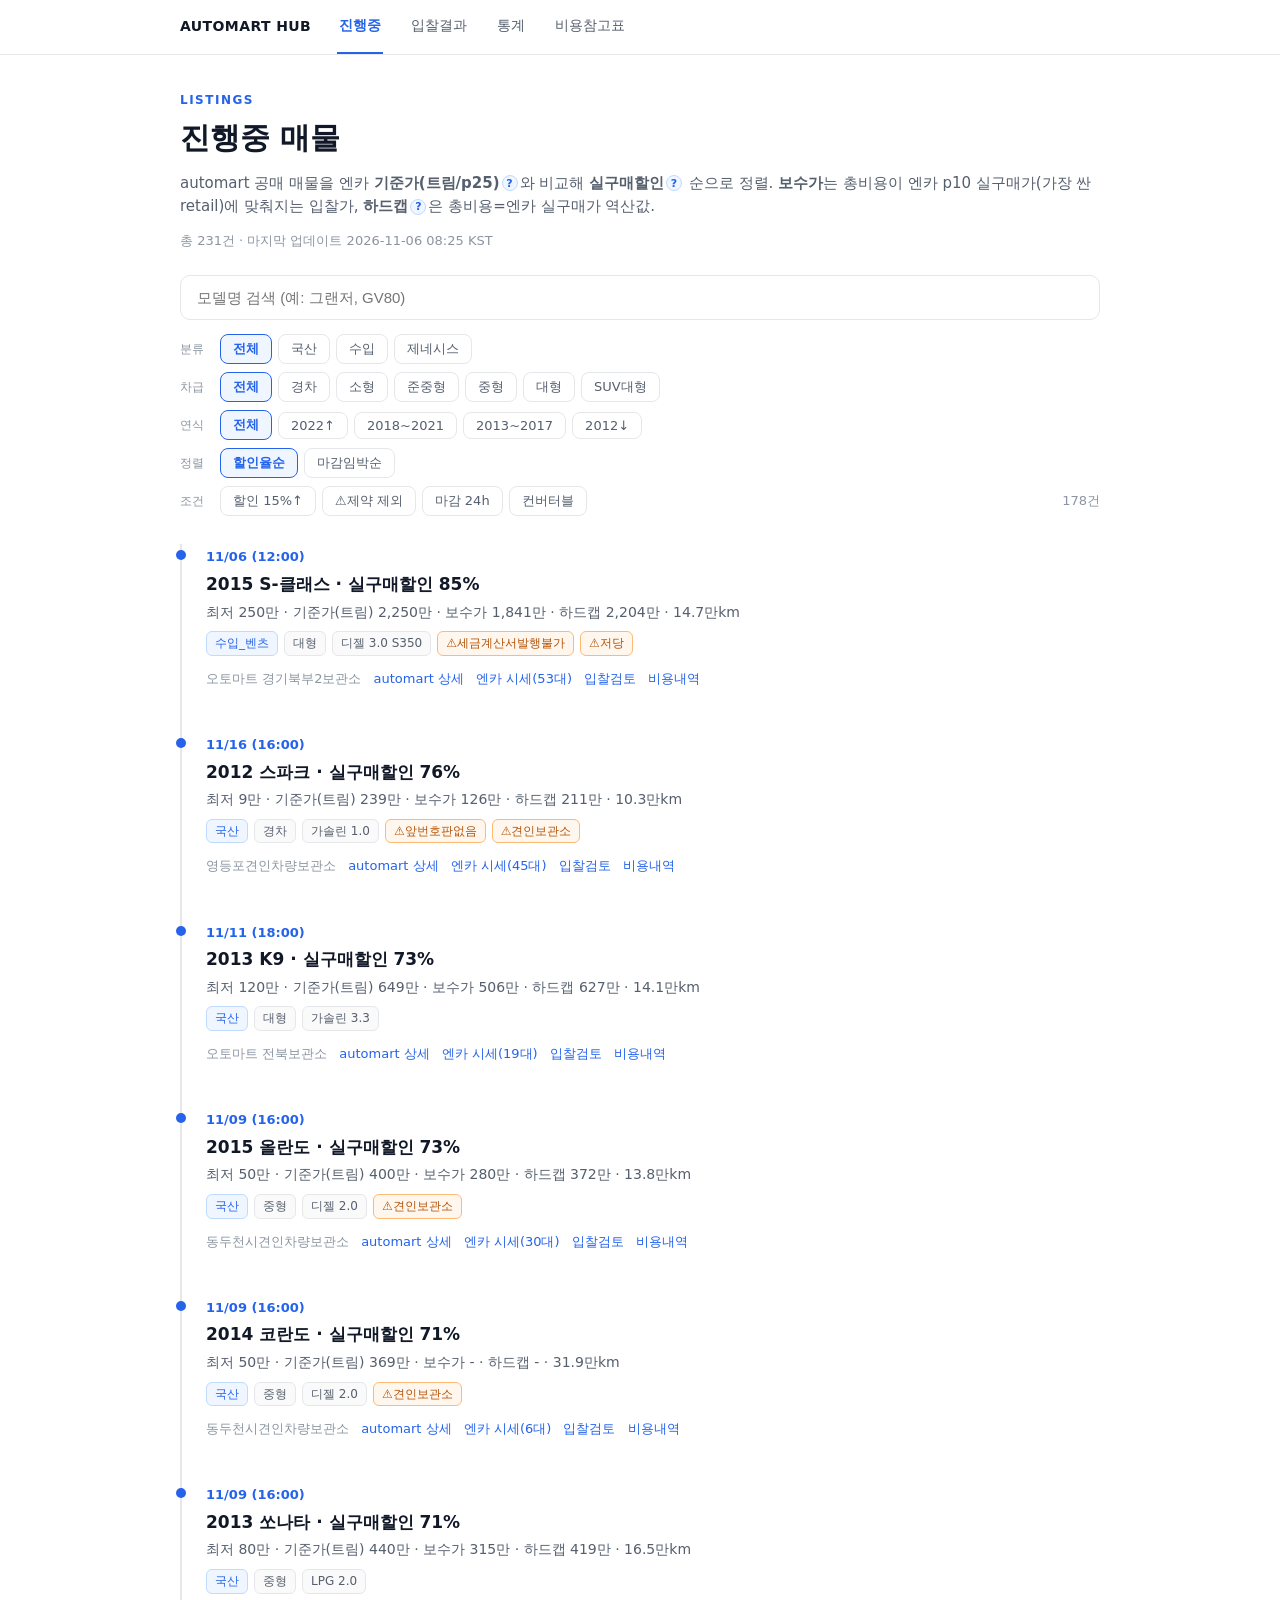
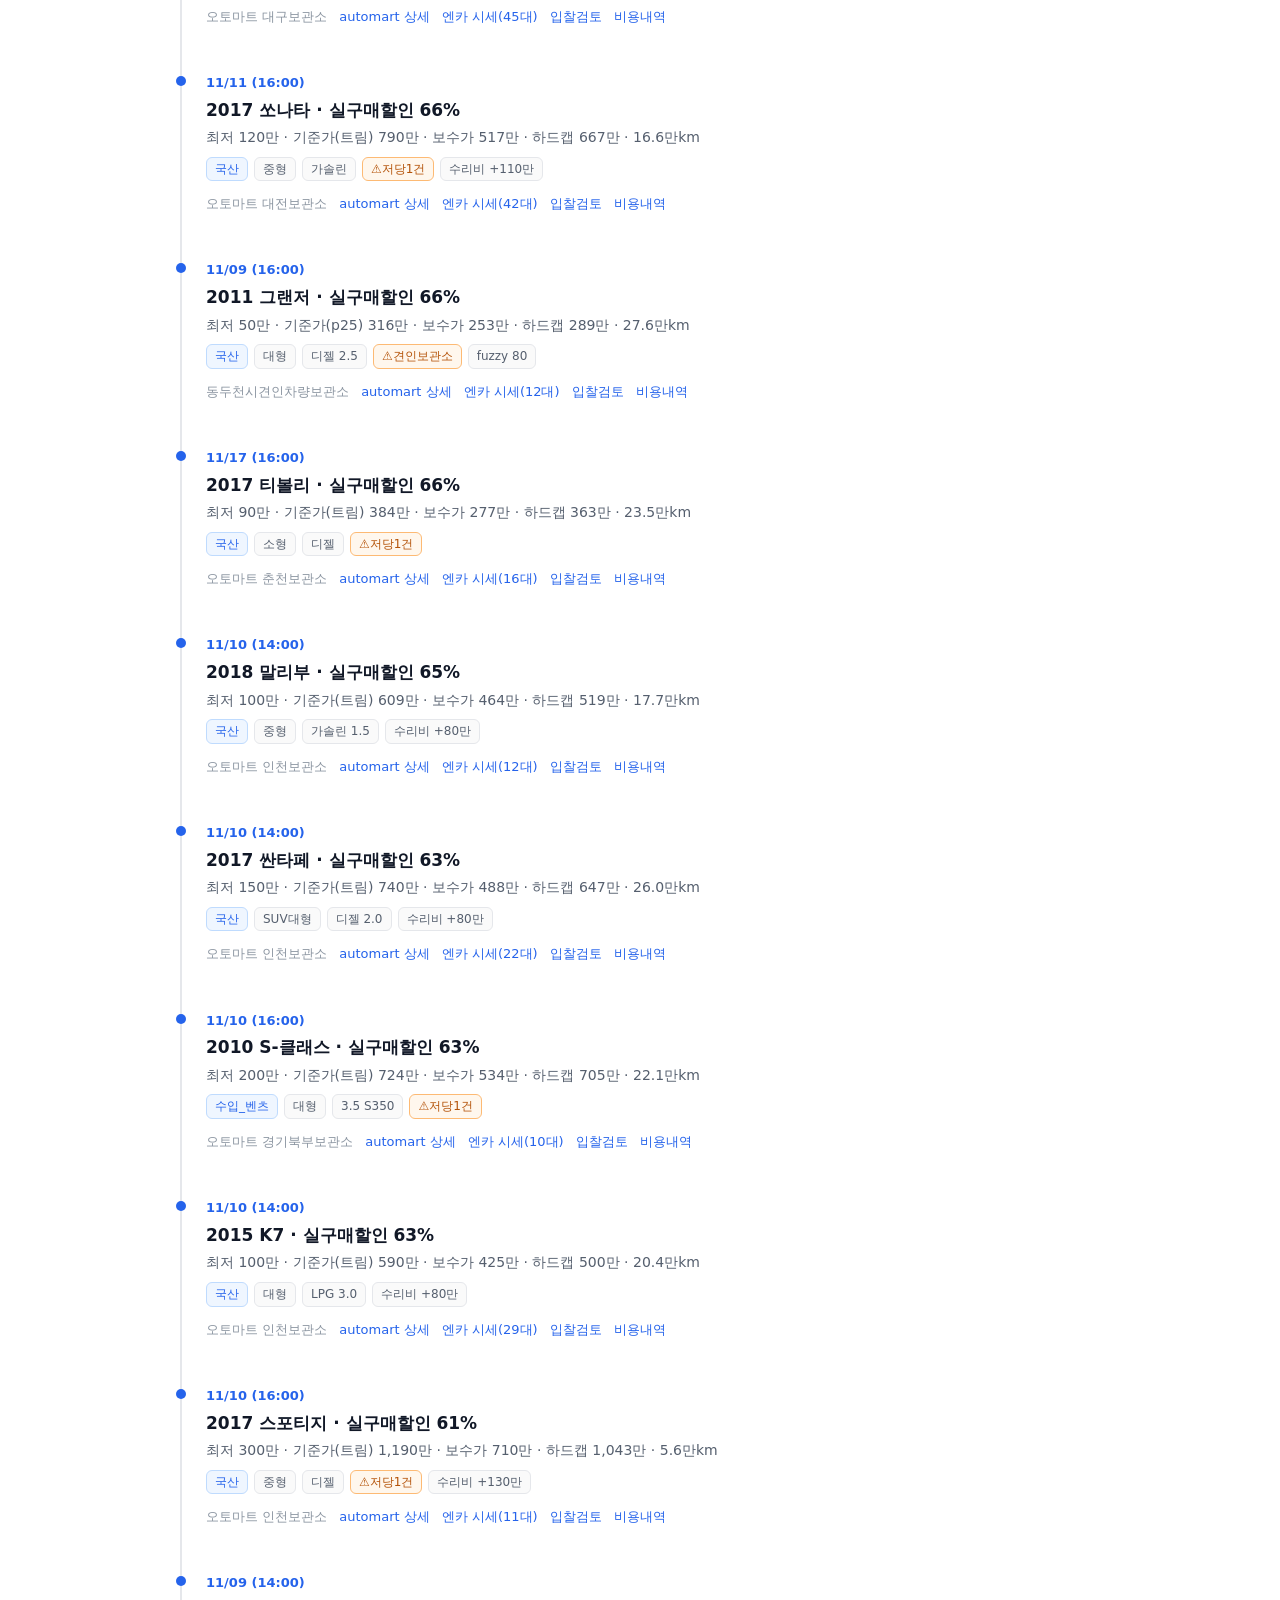
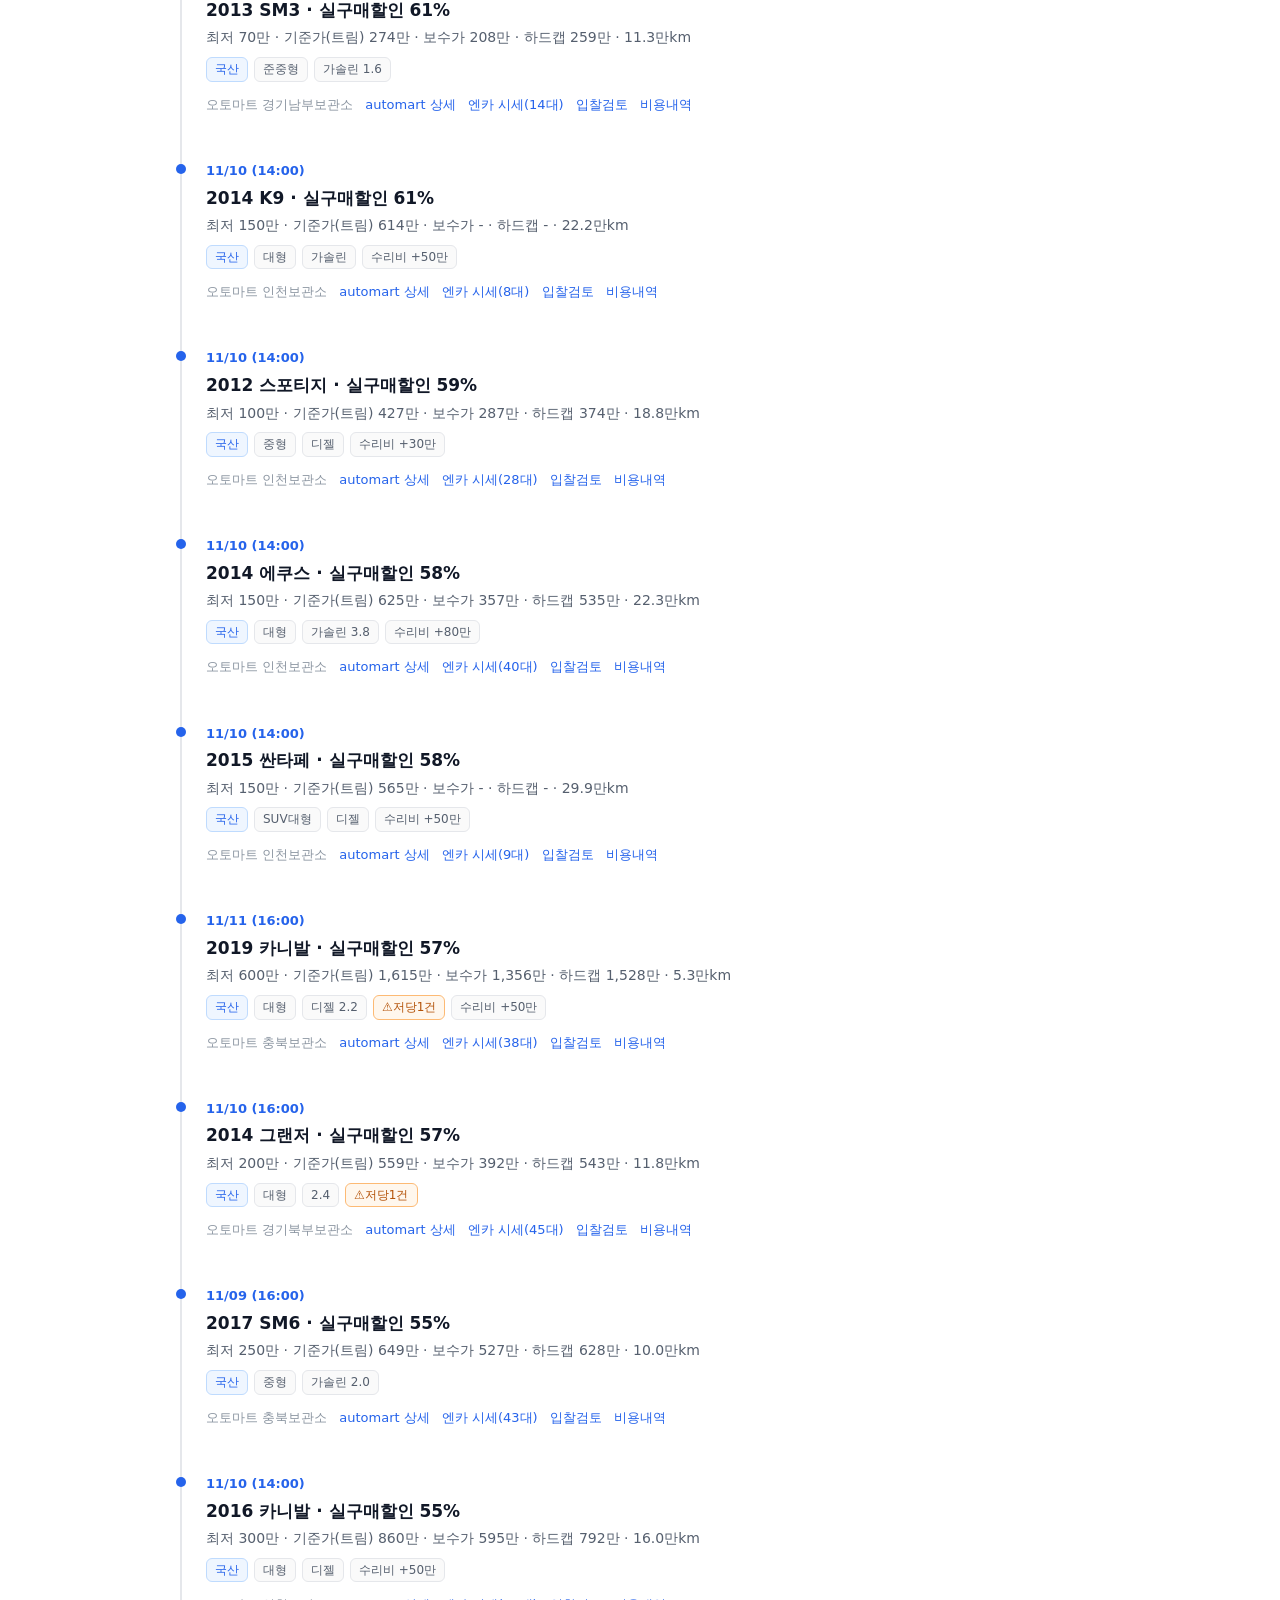
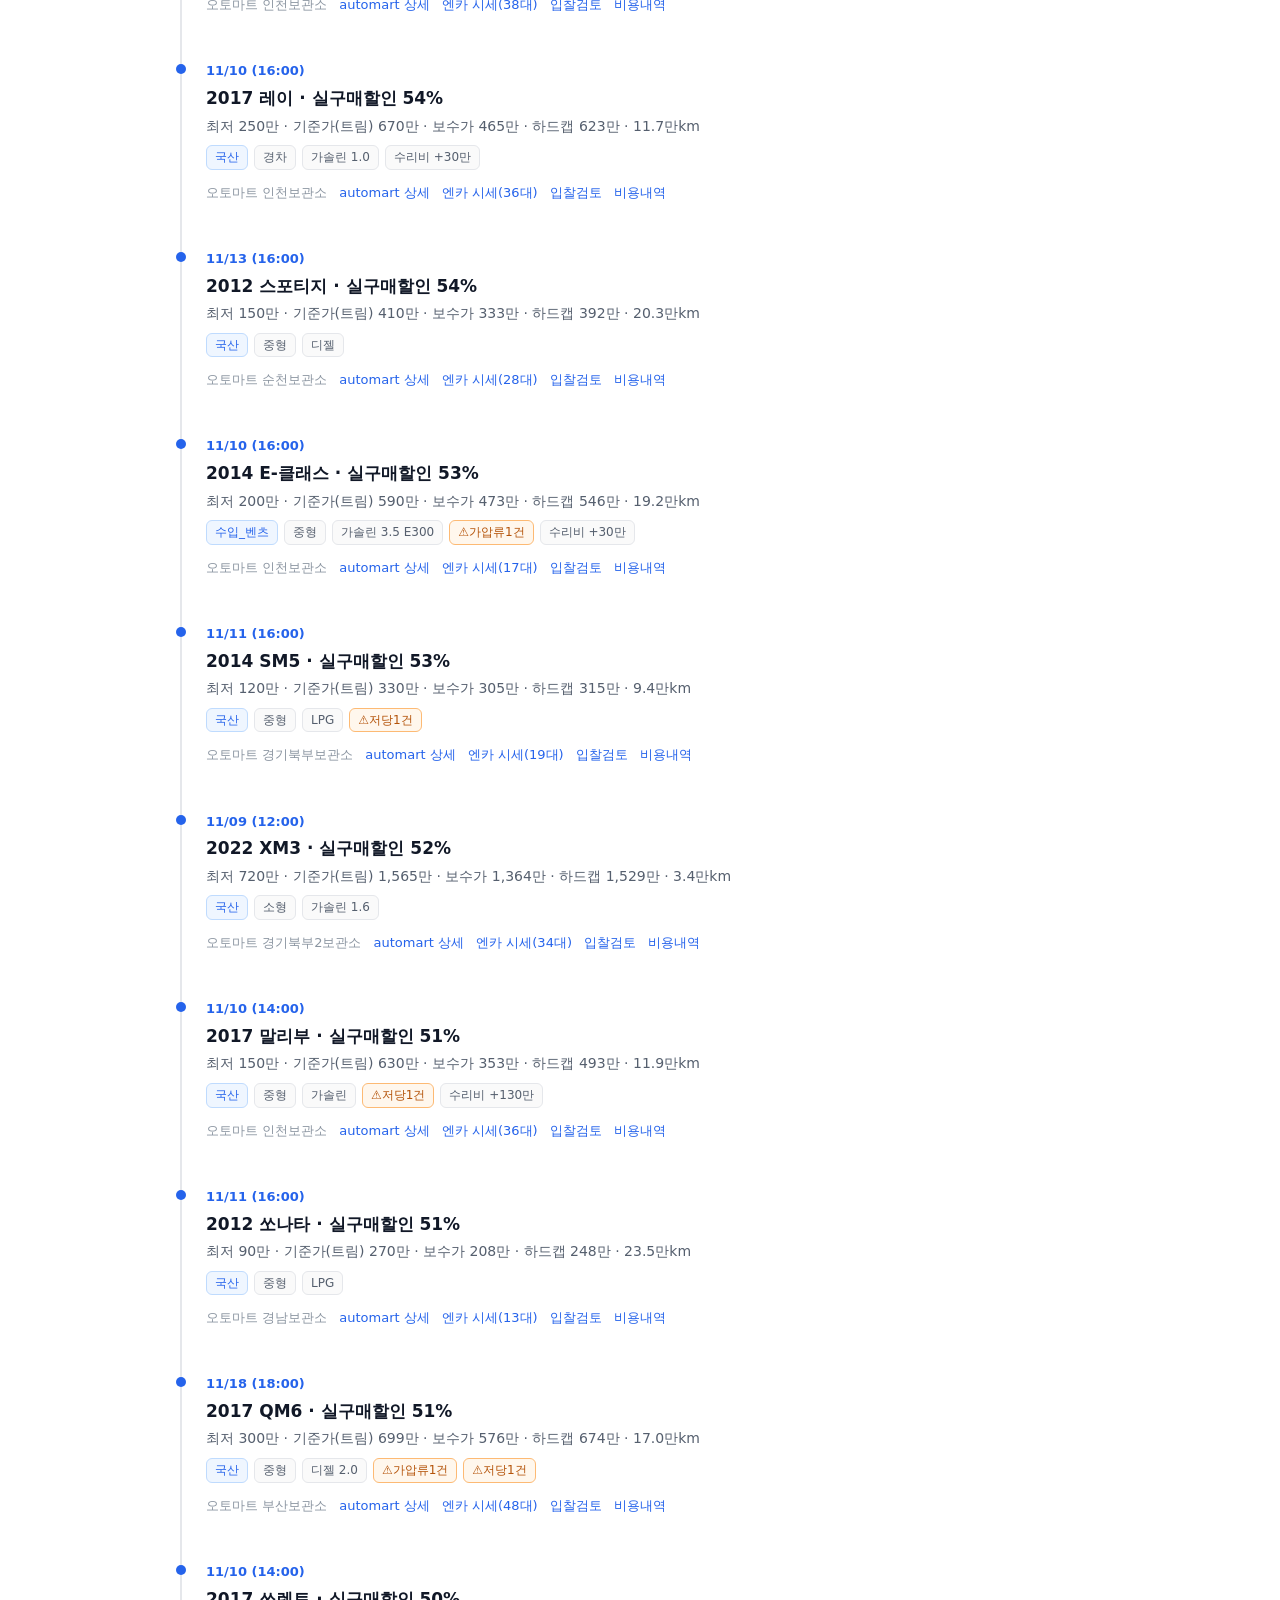
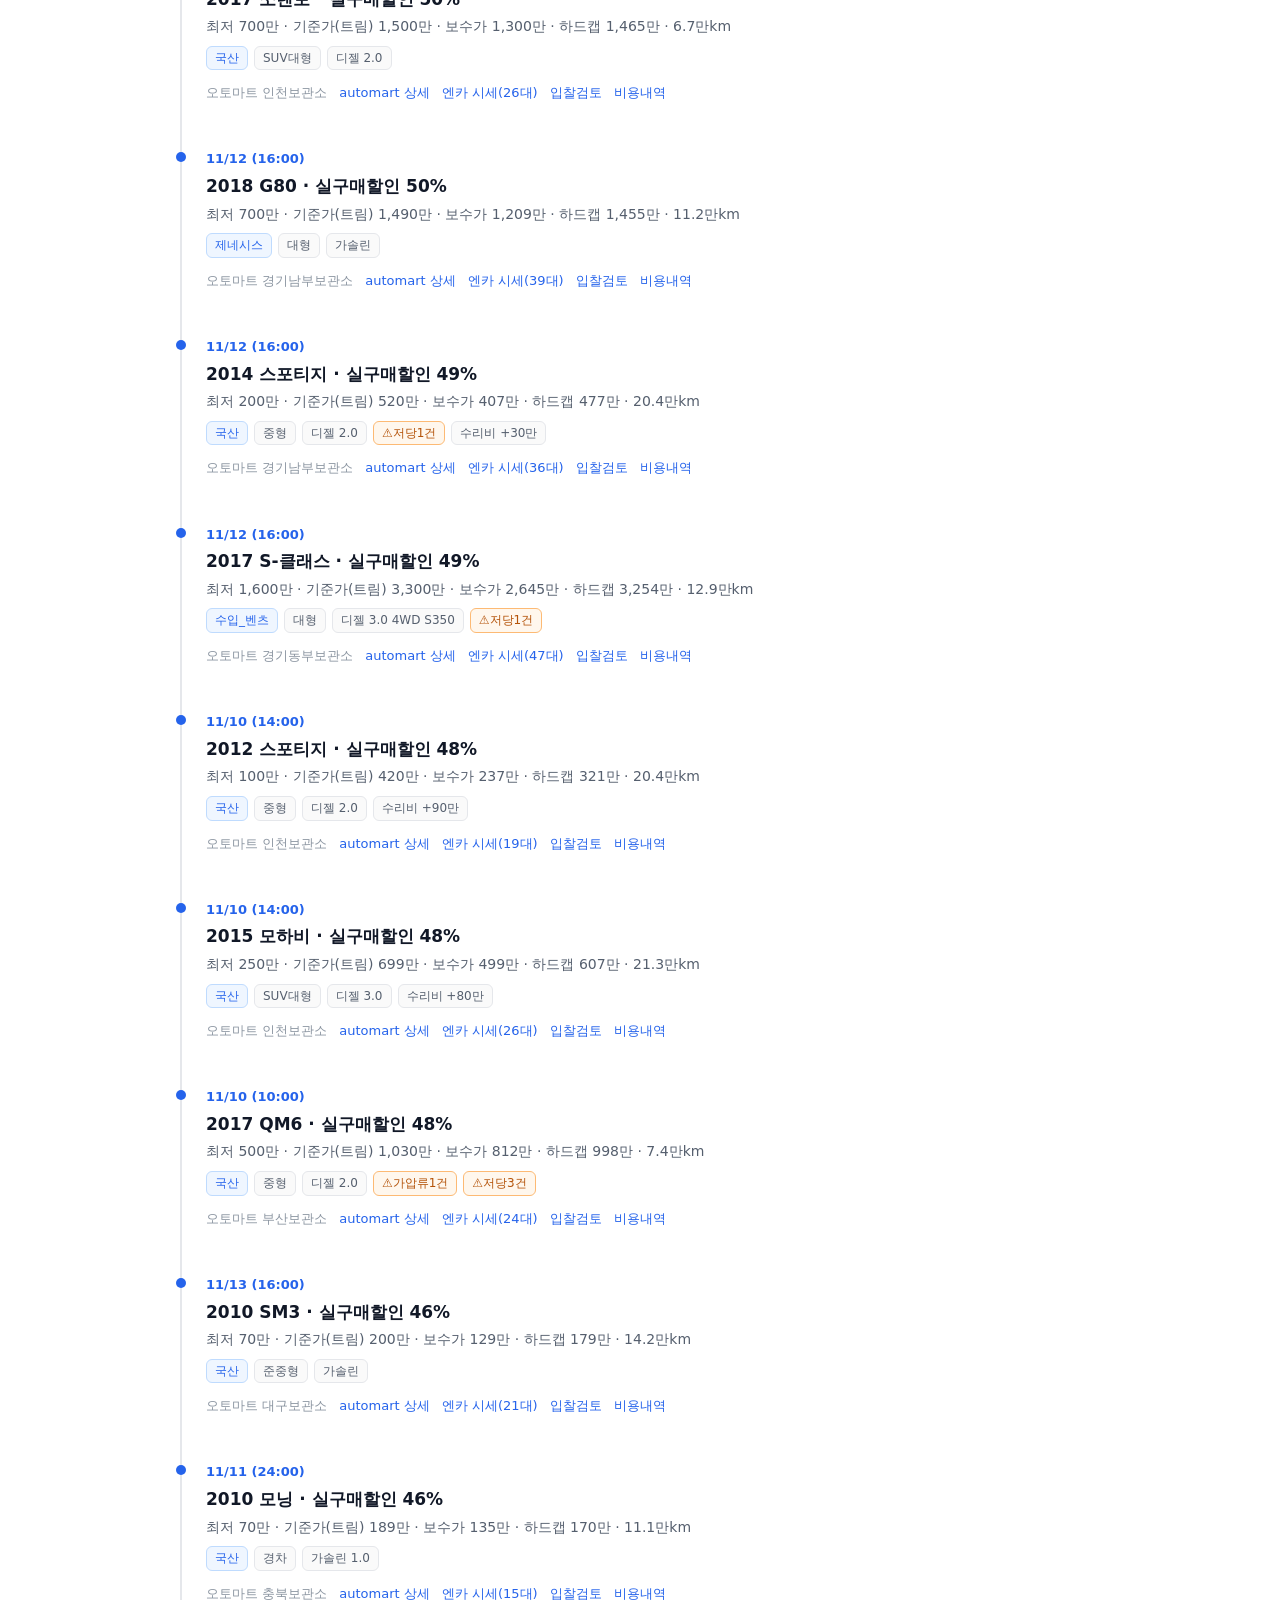
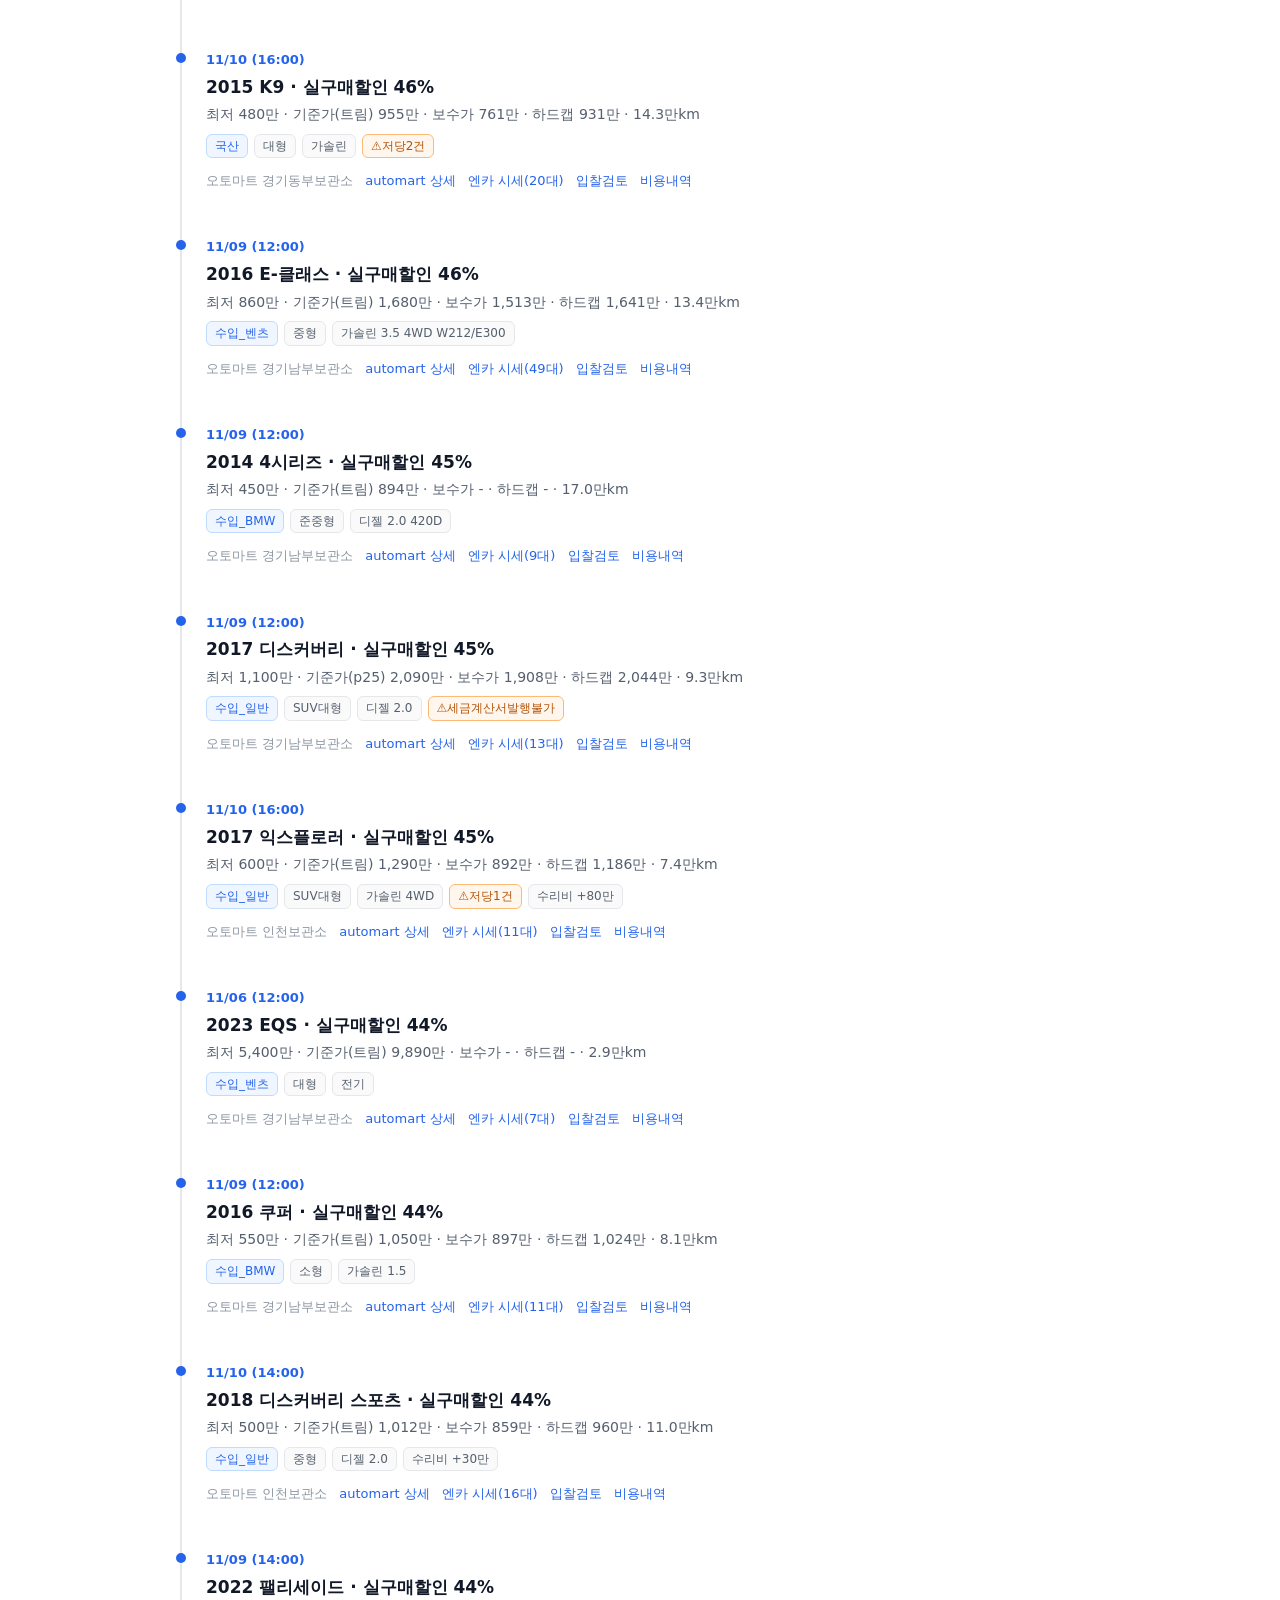
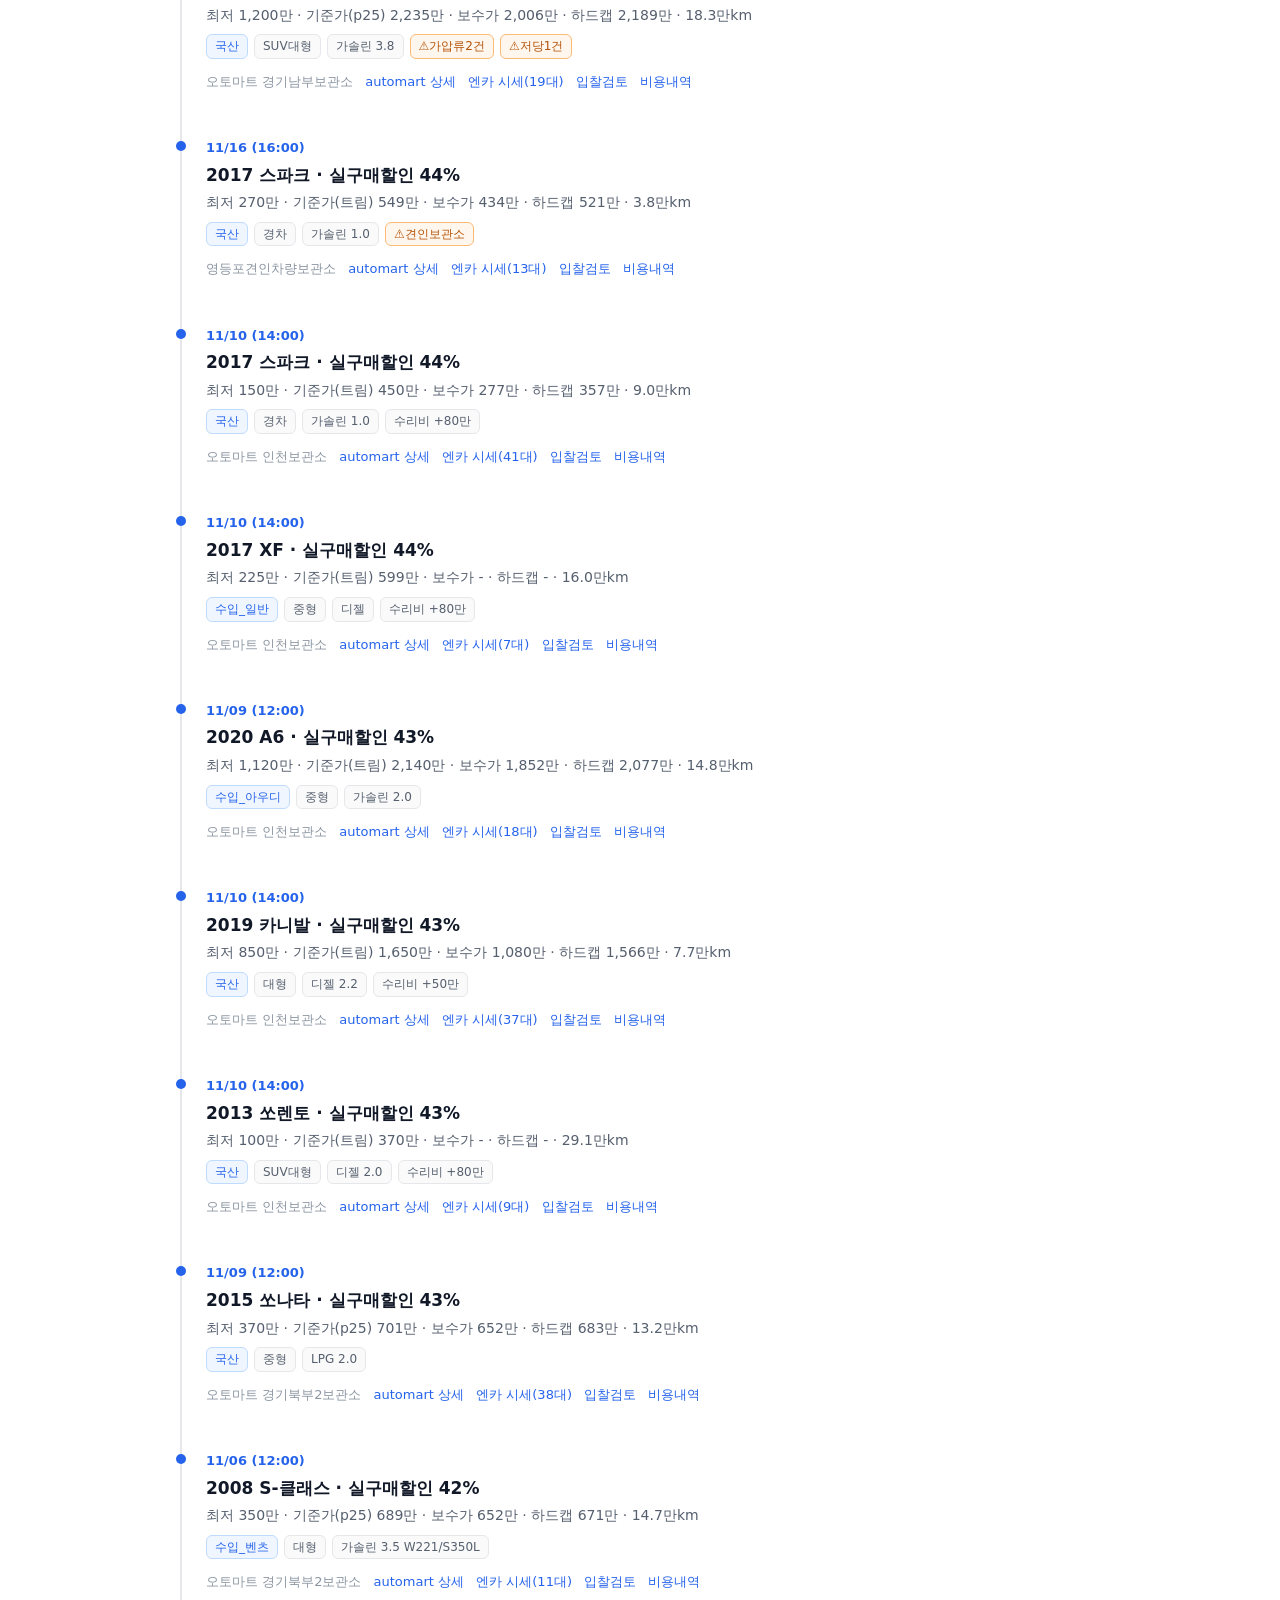
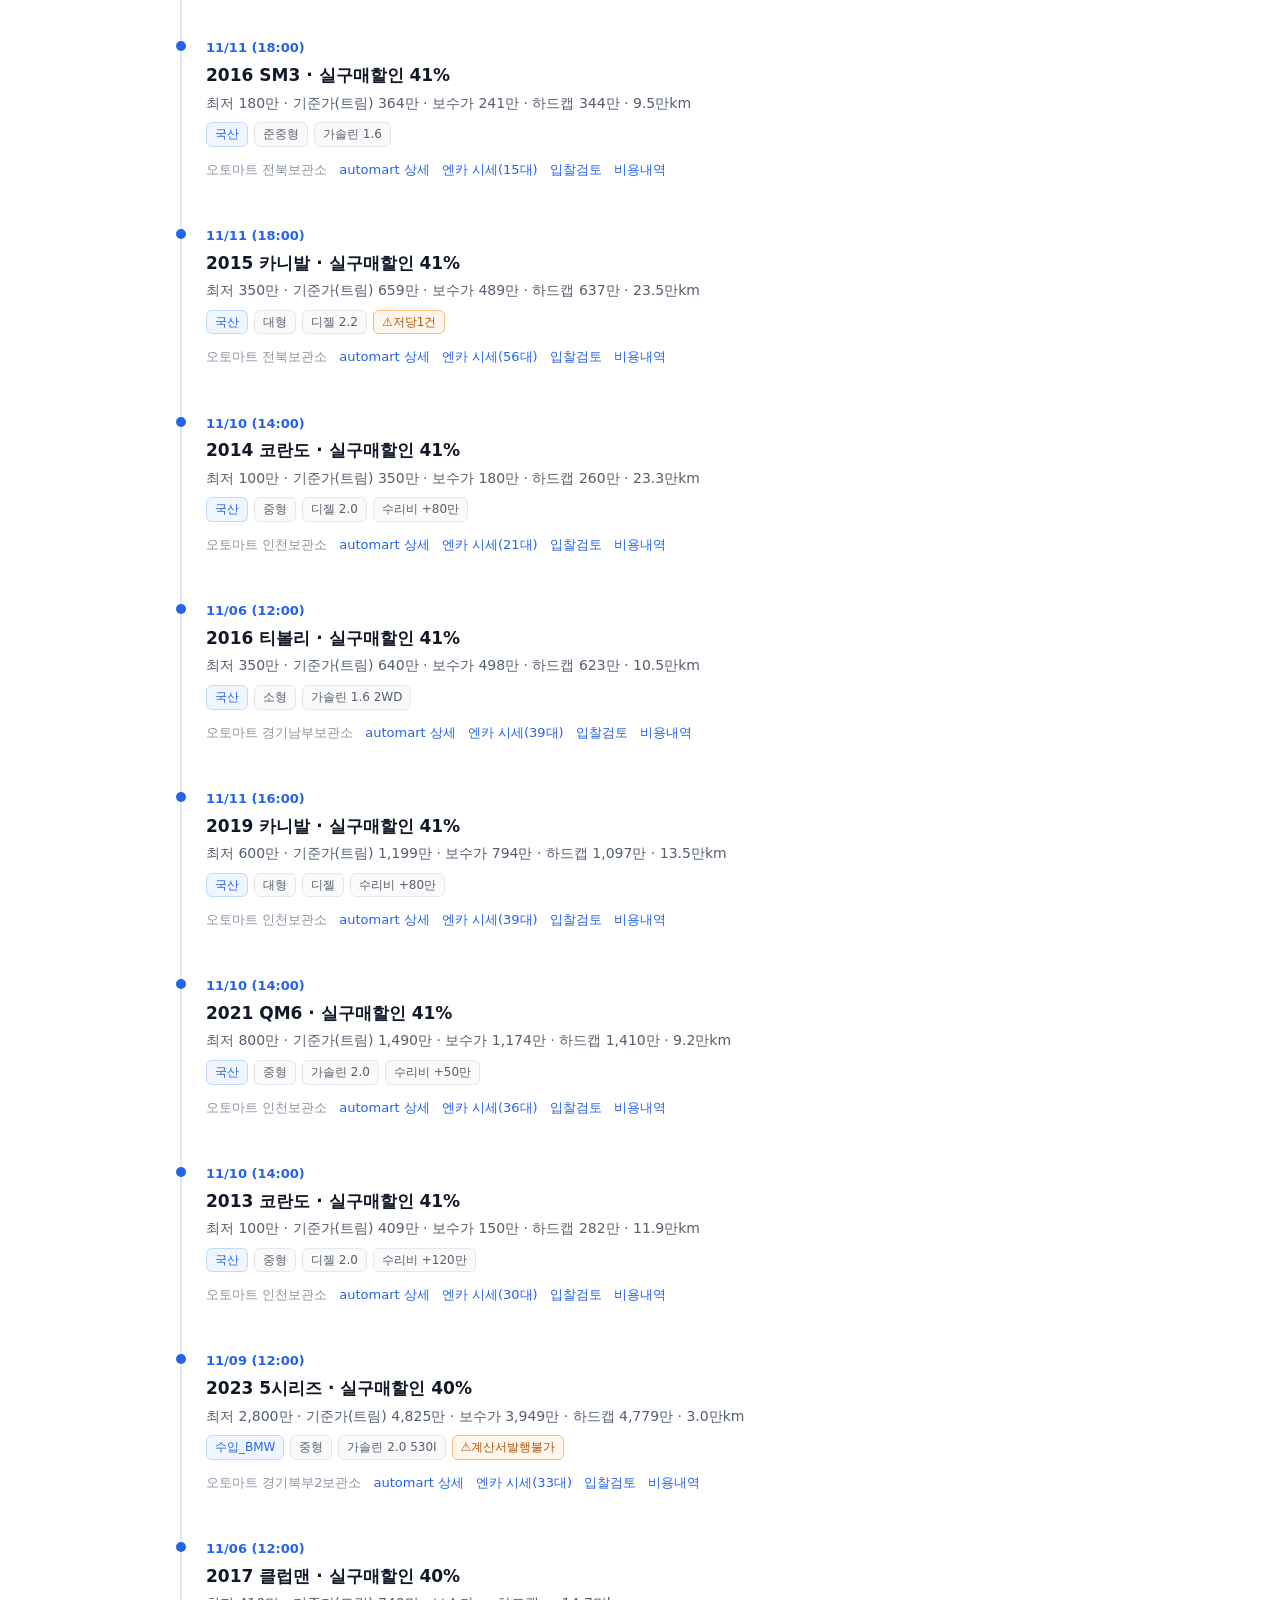
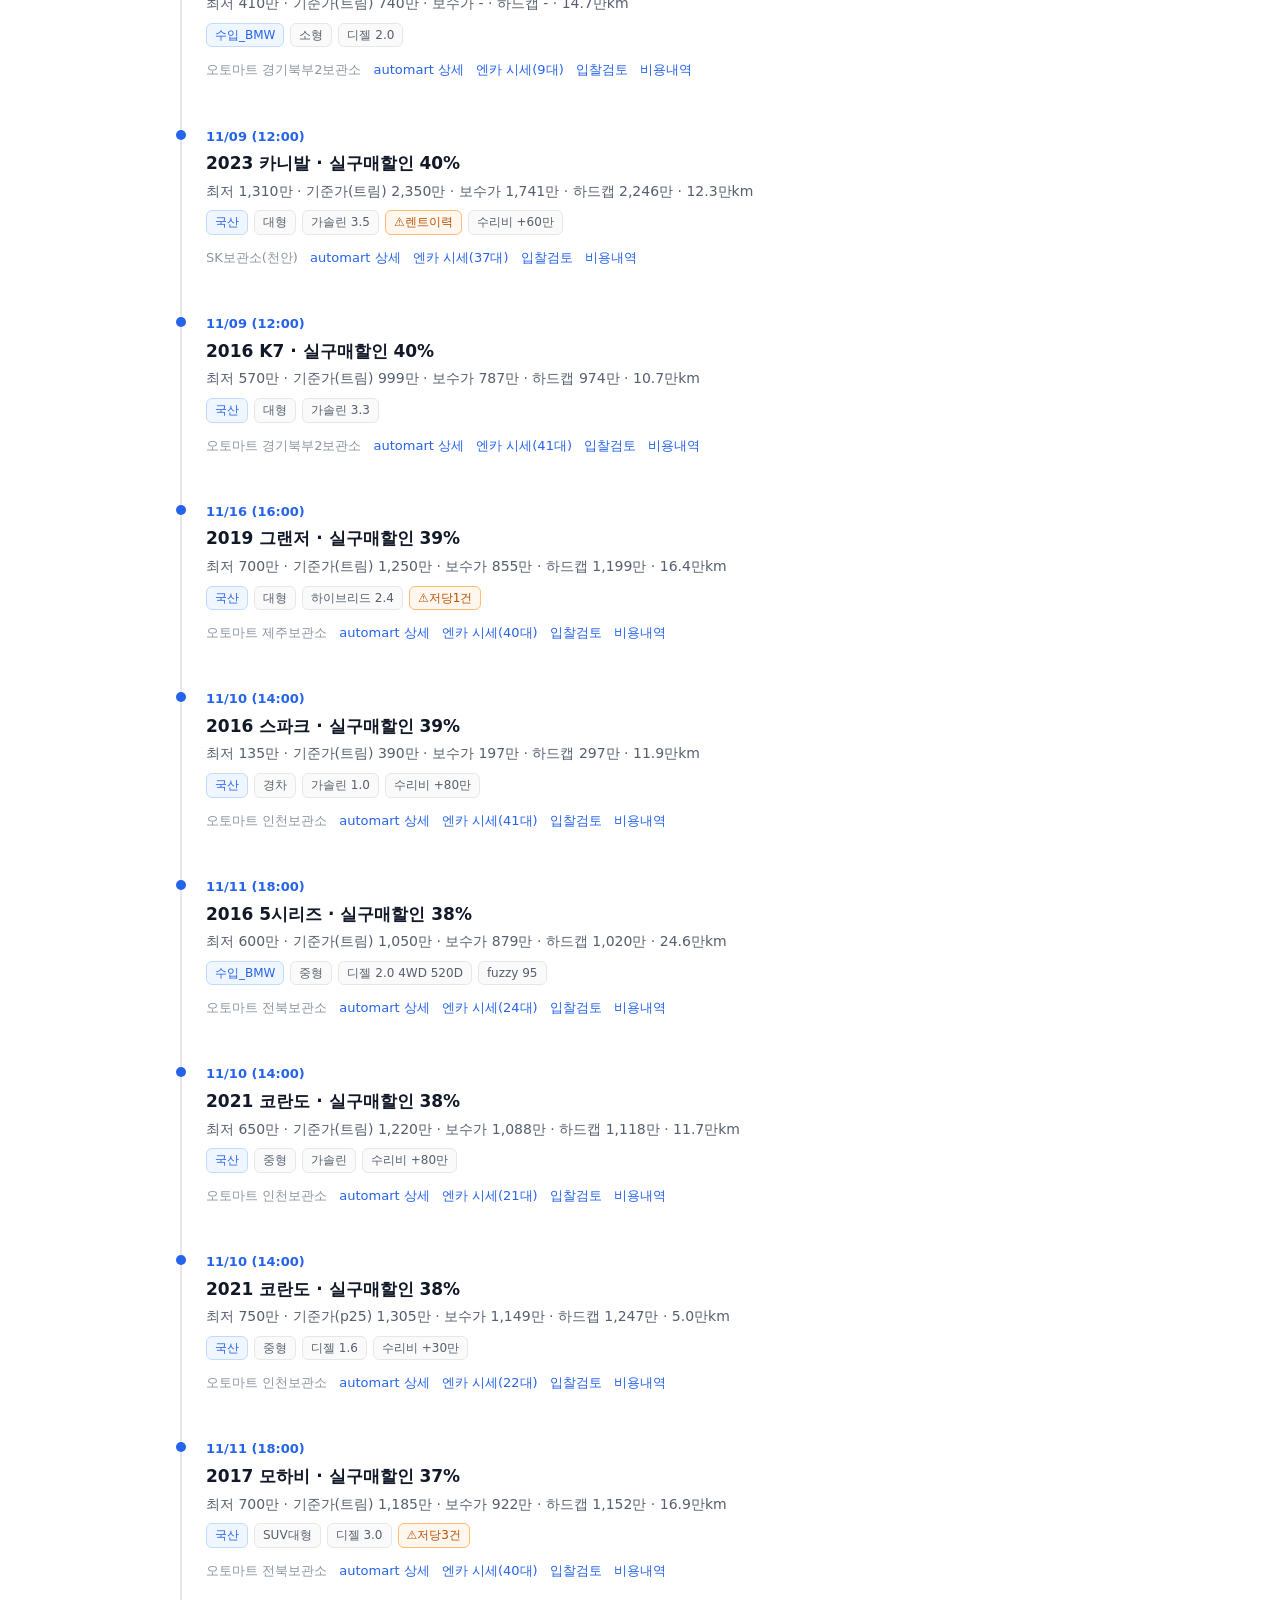
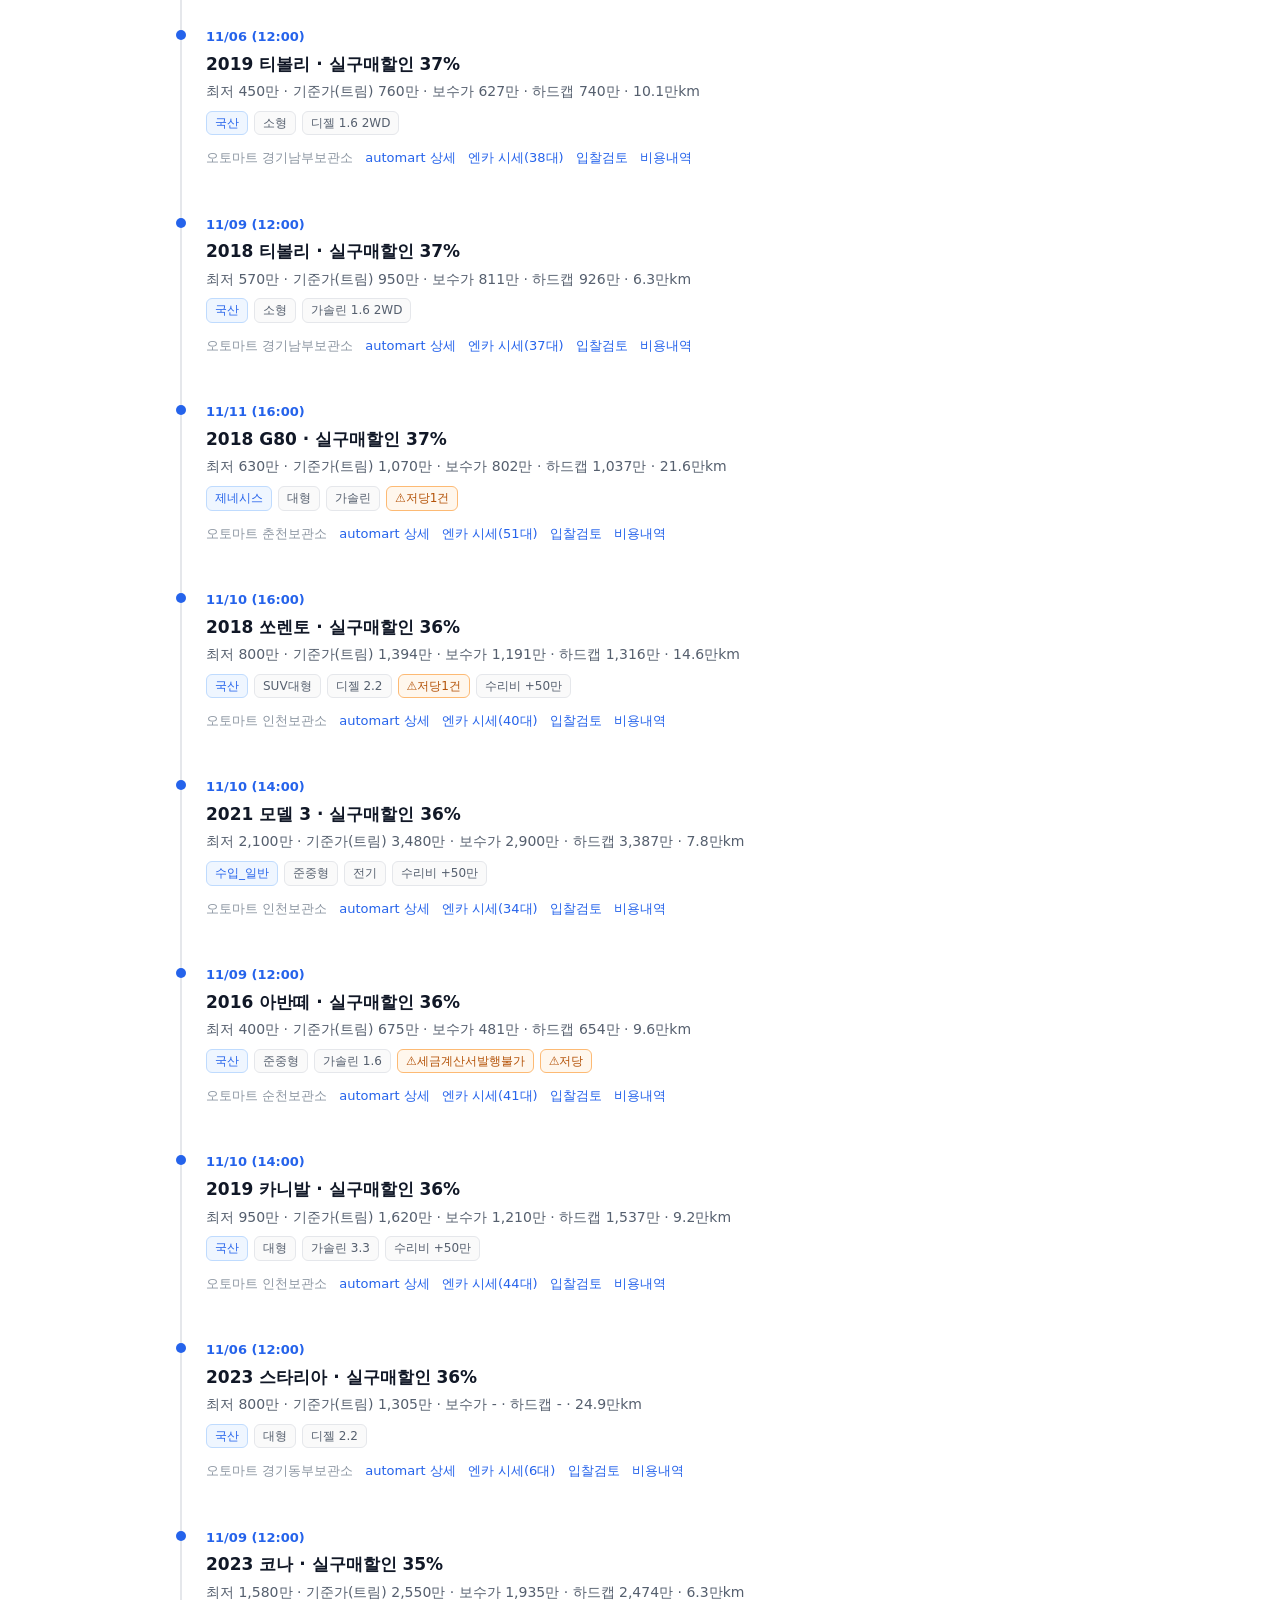
<file: index.html>
<!doctype html>
<html lang="ko">
<head>
<meta charset="utf-8">
<meta name="viewport" content="width=device-width,initial-scale=1">
<meta name="robots" content="noindex,nofollow">
<title>진행중 매물 — AUTOMART HUB</title>
<link rel="icon" href="data:image/svg+xml,<svg xmlns='http://www.w3.org/2000/svg' viewBox='0 0 16 16'><text y='14' font-size='14'>🚗</text></svg>">
<link rel="stylesheet" href="assets/style.css?v=202611060825">
</head>
<body data-page="listings">
<nav class="nav"><div class="nav-inner">
  <span class="brand">AUTOMART HUB</span>
  <a class="tab active" href="index.html">진행중</a>
  <a class="tab" href="results.html">입찰결과</a>
  <a class="tab" href="stats.html">통계</a>
  <a class="tab" href="costs.html">비용참고표</a>
</div></nav>
<main class="wrap">
  <div class="eyebrow">LISTINGS</div>
  <h1>진행중 매물</h1>
  <p class="desc">automart 공매 매물을 엔카 <b>기준가(트림/p25)</b><button class="help" type="button" aria-label="기준가 설명">?<span class="tip"><b>기준가</b> = 이 차의 현실적인 가치.<br>엔카에서 같은 모델·연식·비슷한 주행거리 매물 가격을 모아, <b>트림까지 일치하는 표본이 5건 이상이면 그 중앙값(트림)</b>, 아니면 <b>싼 쪽에서 1/4 지점 가격(p25)</b>을 씁니다. 딜러 호가 중앙값은 실거래보다 높아 보수적으로 잡은 값입니다.</span></button>와 비교해 <b>실구매할인</b><button class="help" type="button" aria-label="실구매할인 설명">?<span class="tip"><b>실구매할인</b> = 엔카에서 같은 트림·연식, 비슷한 주행거리(±20%)로 산 retail 실구매가(차값+취득세·정비 등 공통비용) 대비, 공매 총비용(낙찰가+부대비용)이 얼마나 싼지. 둘 다 세금 포함 같은 조건 비교.</span></button> 순으로 정렬.
     <b>보수가</b>는 총비용이 엔카 p10 실구매가(가장 싼 retail)에 맞춰지는 입찰가, <b>하드캡</b><button class="help" type="button" aria-label="하드캡 설명">?<span class="tip"><b>하드캡</b> = 이 금액을 넘으면 엔카에서 사는 것보다 비싸지는 진짜 상한.<br>총비용(낙찰가+세금·수수료·정비)이 <b>엔카 실구매가(차값+취득세 등 엔카로 사도 드는 공통비용)</b>와 같아지는 입찰가입니다. 그 아래로는 공매가 더 쌉니다.</span></button>은 총비용=엔카 실구매가 역산값.</p>
  <p class="meta" id="meta">-</p>
  <input class="search" id="q" placeholder="모델명 검색 (예: 그랜저, GV80)">
  <div class="filters">
    <div class="chip-row"><span class="lbl">분류</span>
      <button class="chip on" data-k="group" data-v="전체">전체</button>
      <button class="chip" data-k="group" data-v="국산">국산</button>
      <button class="chip" data-k="group" data-v="수입">수입</button>
      <button class="chip" data-k="group" data-v="제네시스">제네시스</button>
    </div>
    <div class="chip-row"><span class="lbl">차급</span>
      <button class="chip on" data-k="seg" data-v="전체">전체</button>
      <button class="chip" data-k="seg" data-v="경차">경차</button>
      <button class="chip" data-k="seg" data-v="소형">소형</button>
      <button class="chip" data-k="seg" data-v="준중형">준중형</button>
      <button class="chip" data-k="seg" data-v="중형">중형</button>
      <button class="chip" data-k="seg" data-v="대형">대형</button>
      <button class="chip" data-k="seg" data-v="SUV대형">SUV대형</button>
    </div>
    <div class="chip-row"><span class="lbl">연식</span>
      <button class="chip on" data-k="yr" data-v="전체">전체</button>
      <button class="chip" data-k="yr" data-v="g2022">2022↑</button>
      <button class="chip" data-k="yr" data-v="g1821">2018~2021</button>
      <button class="chip" data-k="yr" data-v="g1317">2013~2017</button>
      <button class="chip" data-k="yr" data-v="g2012">2012↓</button>
    </div>
    <div class="chip-row"><span class="lbl">정렬</span>
      <button class="chip on" data-k="sort" data-v="disc">할인율순</button>
      <button class="chip" data-k="sort" data-v="deadline">마감임박순</button>
    </div>
    <div class="chip-row"><span class="lbl">조건</span>
      <button class="chip" data-k="disc15">할인 15%↑</button>
      <button class="chip" data-k="noFlag">⚠제약 제외</button>
      <button class="chip" data-k="soon">마감 24h</button>
      <button class="chip" data-k="conv">컨버터블</button>
      <span id="count"></span>
    </div>
  </div>
  <ul class="tl" id="list"></ul>
  <details class="lowsample" id="low-wrap" style="display:none">
    <summary id="low-sum"></summary>
    <ul class="tl" id="low-list"></ul>
  </details>
</main>
<script src="data/meta.js?v=202611060825"></script>
<script src="data/listings.js?v=202611060825"></script>
<script src="assets/app.js?v=202611060825"></script>
<script data-goatcounter="https://automarthub.goatcounter.com/count"
        async src="//gc.zgo.at/count.js"></script>
</body>
</html>
</file>
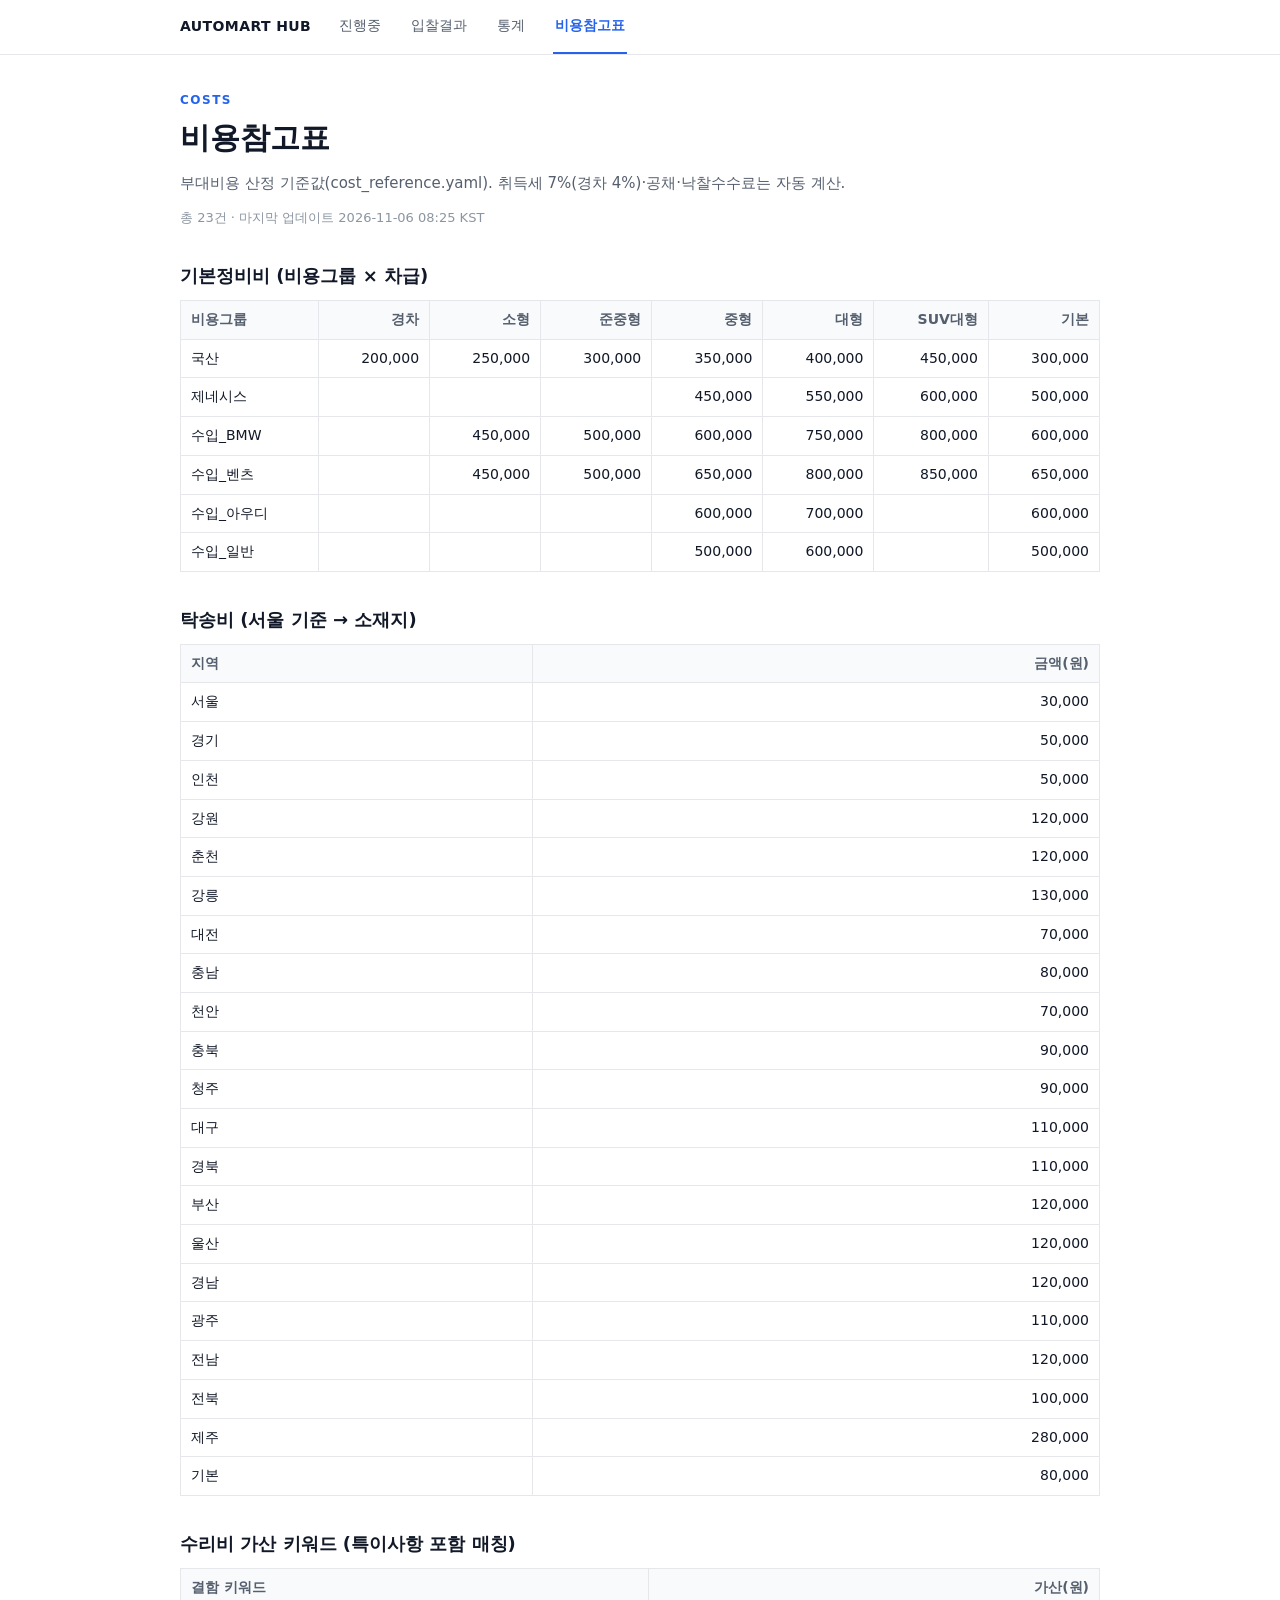
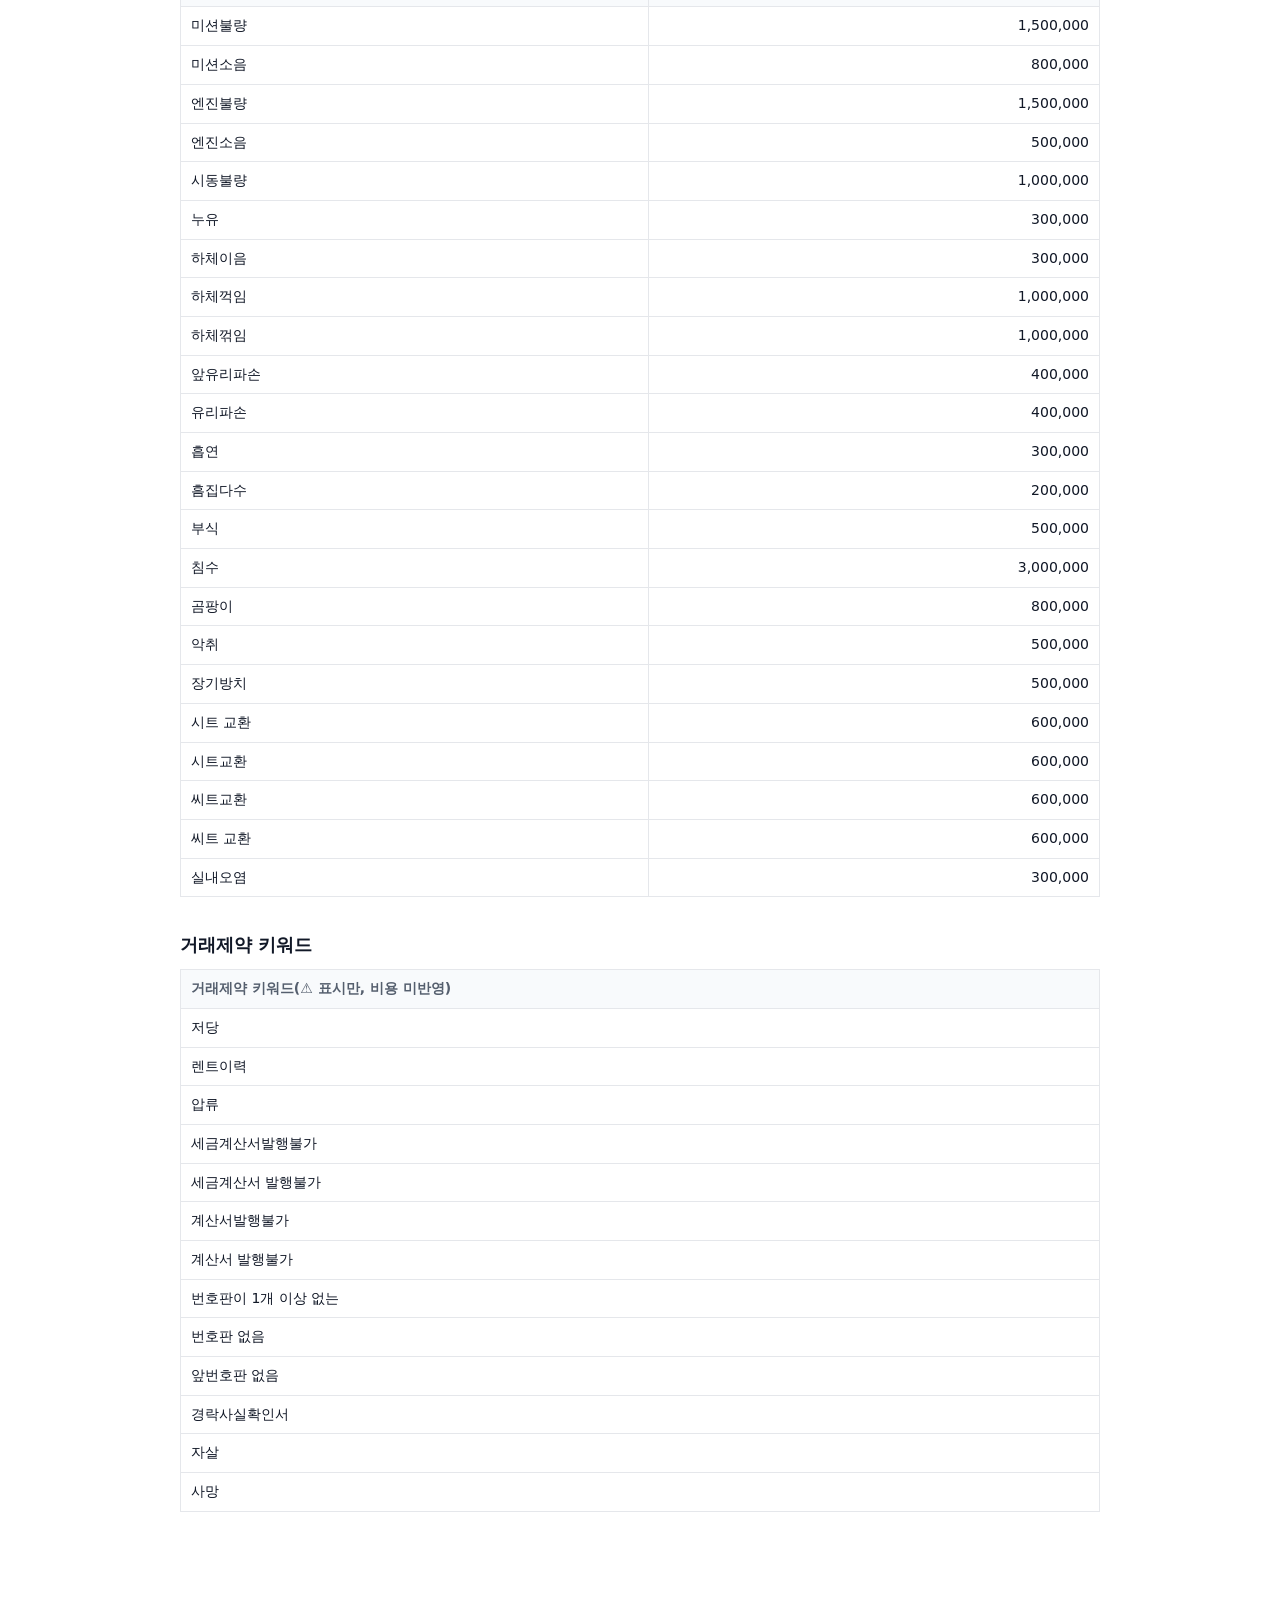
<file: costs.html>
<!doctype html>
<html lang="ko">
<head>
<meta charset="utf-8">
<meta name="viewport" content="width=device-width,initial-scale=1">
<meta name="robots" content="noindex,nofollow">
<title>비용참고표 — AUTOMART HUB</title>
<link rel="icon" href="data:image/svg+xml,<svg xmlns='http://www.w3.org/2000/svg' viewBox='0 0 16 16'><text y='14' font-size='14'>🚗</text></svg>">
<link rel="stylesheet" href="assets/style.css?v=202611060825">
</head>
<body data-page="costs">
<nav class="nav"><div class="nav-inner">
  <span class="brand">AUTOMART HUB</span>
  <a class="tab" href="index.html">진행중</a>
  <a class="tab" href="results.html">입찰결과</a>
  <a class="tab" href="stats.html">통계</a>
  <a class="tab active" href="costs.html">비용참고표</a>
</div></nav>
<main class="wrap">
  <div class="eyebrow">COSTS</div>
  <h1>비용참고표</h1>
  <p class="desc">부대비용 산정 기준값(cost_reference.yaml). 취득세 7%(경차 4%)·공채·낙찰수수료는 자동 계산.</p>
  <p class="meta" id="meta">-</p>
  <h2>기본정비비 (비용그룹 × 차급)</h2><div id="t-maint"></div>
  <h2>탁송비 (서울 기준 → 소재지)</h2><div id="t-trans"></div>
  <h2>수리비 가산 키워드 (특이사항 포함 매칭)</h2><div id="t-repair"></div>
  <h2>거래제약 키워드</h2><div id="t-flags"></div>
</main>
<script src="data/meta.js?v=202611060825"></script>
<script src="data/costs.js?v=202611060825"></script>
<script src="assets/app.js?v=202611060825"></script>
<script data-goatcounter="https://automarthub.goatcounter.com/count"
        async src="//gc.zgo.at/count.js"></script>
</body>
</html>
</file>
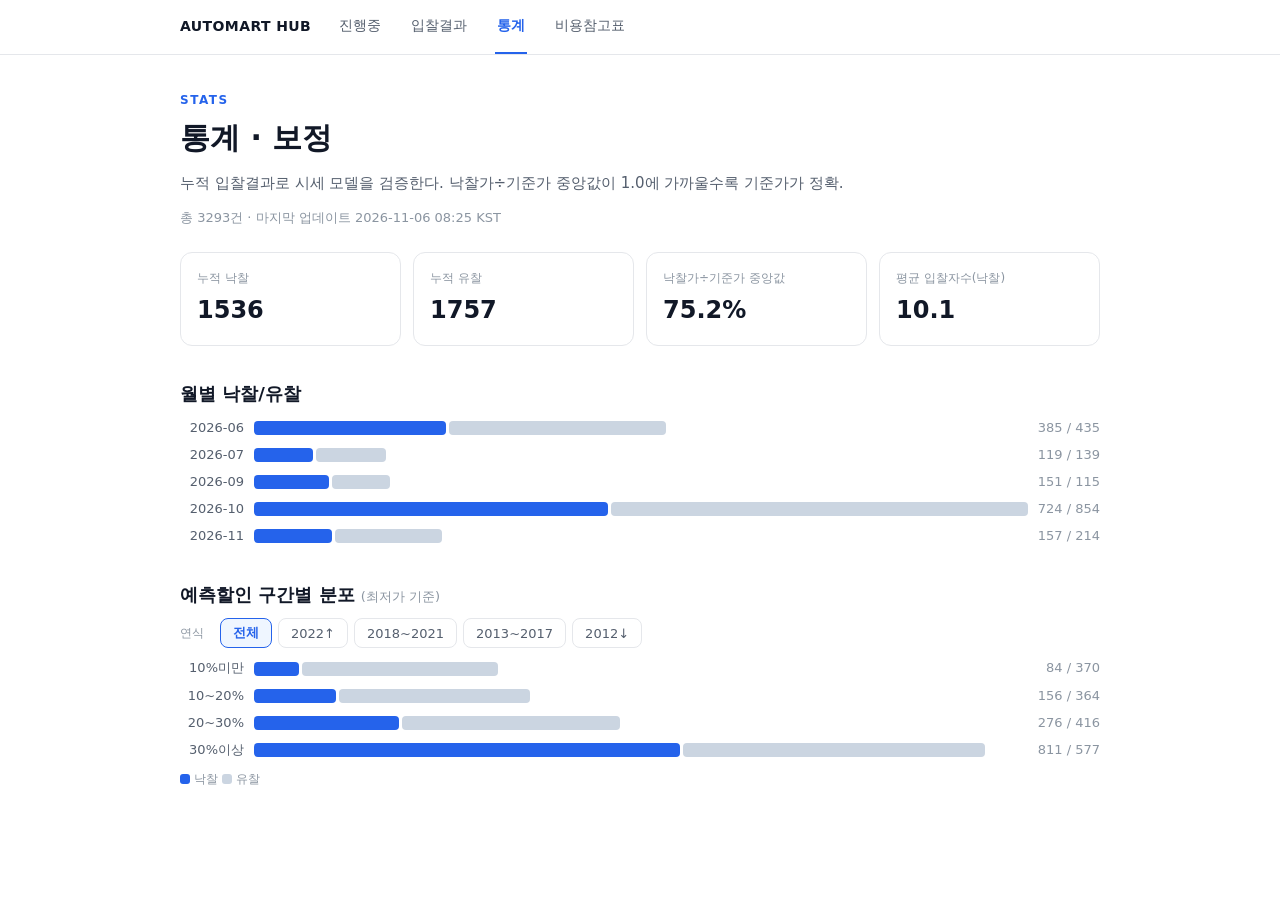
<file: stats.html>
<!doctype html>
<html lang="ko">
<head>
<meta charset="utf-8">
<meta name="viewport" content="width=device-width,initial-scale=1">
<meta name="robots" content="noindex,nofollow">
<title>통계 — AUTOMART HUB</title>
<link rel="icon" href="data:image/svg+xml,<svg xmlns='http://www.w3.org/2000/svg' viewBox='0 0 16 16'><text y='14' font-size='14'>🚗</text></svg>">
<link rel="stylesheet" href="assets/style.css?v=202611060825">
</head>
<body data-page="stats">
<nav class="nav"><div class="nav-inner">
  <span class="brand">AUTOMART HUB</span>
  <a class="tab" href="index.html">진행중</a>
  <a class="tab" href="results.html">입찰결과</a>
  <a class="tab active" href="stats.html">통계</a>
  <a class="tab" href="costs.html">비용참고표</a>
</div></nav>
<main class="wrap">
  <div class="eyebrow">STATS</div>
  <h1>통계 · 보정</h1>
  <p class="desc">누적 입찰결과로 시세 모델을 검증한다. 낙찰가÷기준가 중앙값이 1.0에 가까울수록 기준가가 정확.</p>
  <p class="meta" id="meta">-</p>
  <div class="banner" id="banner" style="display:none"></div>
  <div class="cards">
    <div class="card"><div class="k">누적 낙찰</div><div class="v" id="c-won">-</div></div>
    <div class="card"><div class="k">누적 유찰</div><div class="v" id="c-passed">-</div></div>
    <div class="card"><div class="k">낙찰가÷기준가 중앙값</div><div class="v" id="c-ratio">-</div></div>
    <div class="card"><div class="k">평균 입찰자수(낙찰)</div><div class="v" id="c-bidders">-</div></div>
  </div>
  <h2>월별 낙찰/유찰</h2>
  <div class="bars" id="m-bars"></div>
  <h2>예측할인 구간별 분포 <span style="font-weight:400;color:var(--mut);font-size:13px">(최저가 기준)</span></h2>
  <div class="chip-row" style="margin:6px 0 10px"><span class="lbl">연식</span>
    <span id="yg-chips" style="display:inline-flex;gap:6px;flex-wrap:wrap"></span>
    <span id="yg-info" style="color:var(--mut);font-size:13px;margin-left:8px"></span>
  </div>
  <div class="bars" id="b-bars"></div>
  <p class="legend"><i style="background:#2563eb"></i>낙찰 <i style="background:#cbd5e1"></i>유찰</p>
</main>
<script src="data/meta.js?v=202611060825"></script>
<script src="data/stats.js?v=202611060825"></script>
<script src="assets/app.js?v=202611060825"></script>
<script data-goatcounter="https://automarthub.goatcounter.com/count"
        async src="//gc.zgo.at/count.js"></script>
</body>
</html>
</file>
<file: assets/style.css>
/* automart-hub — 라이트 에디토리얼 셸 (참고: SMR 뉴스 허브 스타일) */
:root{
  --accent:#2563eb; --accent-bg:#eff6ff; --accent-line:#bfdbfe;
  --ink:#111827; --sub:#555f6e; --mut:#8b95a1;
  --line:#e5e7eb; --warn:#b45309; --warn-bg:#fff7ed; --warn-line:#fdba74;
}
*{box-sizing:border-box}
body{margin:0;font-family:"Segoe UI","Malgun Gothic","Apple SD Gothic Neo",system-ui,sans-serif;
     color:var(--ink);background:#fff;line-height:1.55}
a{color:var(--accent);text-decoration:none}
a:hover{text-decoration:underline}

/* 상단 내비 */
.nav{border-bottom:1px solid var(--line);position:sticky;top:0;background:#fff;z-index:10}
.nav-inner{max-width:960px;margin:0 auto;padding:0 20px;display:flex;align-items:center;gap:26px;overflow-x:auto}
.brand{font-weight:800;font-size:14px;letter-spacing:.4px;padding:15px 0;white-space:nowrap}
.nav a.tab{color:var(--sub);font-size:14px;padding:15px 2px;border-bottom:2px solid transparent;white-space:nowrap}
.nav a.tab.active{color:var(--accent);font-weight:700;border-bottom-color:var(--accent)}
.nav a.tab:hover{text-decoration:none;color:var(--ink)}

/* 페이지 머리 */
.wrap{max-width:960px;margin:0 auto;padding:36px 20px 80px}
.eyebrow{color:var(--accent);font-size:12px;font-weight:700;letter-spacing:1.5px}
h1{margin:6px 0 10px;font-size:30px}
h2{font-size:18px;margin:34px 0 10px}
.desc{color:var(--sub);margin:0 0 6px;font-size:15px}
.meta{color:var(--mut);font-size:13px;margin-bottom:24px}

/* 검색/필터 칩 */
.search{width:100%;padding:13px 16px;font-size:15px;border:1px solid var(--line);border-radius:10px;margin-bottom:14px}
.search:focus{outline:2px solid var(--accent);border-color:transparent}
.filters{display:flex;flex-direction:column;gap:8px;margin-bottom:28px}
.chip-row{display:flex;align-items:center;gap:6px;flex-wrap:wrap}
.chip-row .lbl{color:var(--mut);font-size:12px;min-width:34px}
.chip{border:1px solid var(--line);background:#fff;border-radius:8px;padding:5px 12px;
      font-size:13px;color:var(--sub);cursor:pointer;font-family:inherit}
.chip.on{border-color:var(--accent);color:var(--accent);font-weight:700;background:var(--accent-bg)}
#count{color:var(--mut);font-size:13px;margin-left:auto}

/* 타임라인 리스트 */
.tl{list-style:none;margin:0;padding:0;border-left:2px solid var(--line)}
.tl li{position:relative;padding:0 0 30px 24px}
.tl li::before{content:"";position:absolute;left:-6px;top:6px;width:10px;height:10px;border-radius:50%;background:var(--accent)}
.tl li.empty{border:0;color:var(--mut);text-align:center;padding:40px 0}
.tl li.empty::before{display:none}
.tl .date{color:var(--accent);font-weight:700;font-size:13px}
.tl h3{margin:2px 0 4px;font-size:17px}
.tl .line{color:var(--sub);font-size:14px;margin:0 0 8px}
.tags{display:flex;gap:6px;flex-wrap:wrap;margin-bottom:6px}
.tag{font-size:12px;border:1px solid var(--line);border-radius:6px;padding:2px 8px;color:var(--sub);background:#fafafa}
.tag.blue{color:var(--accent);border-color:var(--accent-line);background:var(--accent-bg)}
.tag.warn{color:var(--warn);border-color:var(--warn-line);background:var(--warn-bg)}
.tag.v-cheap{color:#0a7a33;border-color:#9ad8af;background:#e9f8ef}
.tag.v-fair{color:#8a6d00;border-color:#e6cf8a;background:#fbf4dd}
.tag.v-pricey{color:#b42318;border-color:#f0b4ae;background:#fdecea}
.line.sub{font-size:13px;margin-top:-4px}
.line .warn{color:var(--warn)}
.src{color:var(--mut);font-size:13px}
.src a{margin-left:8px}
details.lowsample{margin-top:14px}
details.lowsample summary{cursor:pointer;color:var(--mut);font-size:14px;padding:8px 0}

/* 통계 */
.banner{background:var(--warn-bg);border:1px solid var(--warn-line);color:var(--warn);
        border-radius:10px;padding:10px 14px;font-size:14px;margin-bottom:18px}
.banner.note{background:var(--accent-bg);border-color:var(--accent-line);color:var(--accent)}

/* 내 메모(localStorage) */
.usermemo{margin:4px 0 2px}
.usermemo button{font:inherit;font-size:12px;border:1px solid var(--line);background:#fafafa;
  color:var(--sub);border-radius:6px;padding:2px 8px;cursor:pointer;margin-left:6px}
.usermemo .memo-add{margin-left:0;color:var(--accent);border-color:var(--accent-line);background:var(--accent-bg)}
.memo-show{font-size:13px;color:var(--sub);margin:2px 0 0}
.memo-show .memo-text{color:#222}
.memo-input{display:block;width:100%;max-width:480px;box-sizing:border-box;font:inherit;font-size:13px;
  border:1px solid var(--accent-line);border-radius:8px;padding:6px 8px;margin-top:4px}
.memo-btns{margin-top:4px}
.memo-btns button{margin-left:0;margin-right:6px}
.memo-btns .memo-save{color:var(--accent);border-color:var(--accent-line);background:var(--accent-bg)}
.cards{display:grid;grid-template-columns:repeat(4,1fr);gap:12px;margin-bottom:8px}
.card{border:1px solid var(--line);border-radius:12px;padding:16px}
.card .k{color:var(--mut);font-size:12px}
.card .v{font-size:24px;font-weight:800;margin-top:4px}
.bars{margin:8px 0 10px}
.bar-row{display:flex;align-items:center;gap:10px;margin:7px 0;font-size:13px}
.bar-row .bl{min-width:64px;color:var(--sub);text-align:right}
.bar-track{flex:1;display:flex;gap:3px;align-items:center}
.bar{height:14px;border-radius:4px;background:var(--accent);min-width:2px}
.bar.gray{background:#cbd5e1}
.bar-row .bv{color:var(--mut);white-space:nowrap}
.legend{color:var(--mut);font-size:12px;margin:4px 0 16px}
.legend i{display:inline-block;width:10px;height:10px;border-radius:3px;vertical-align:-1px;margin-right:4px}

/* 표 (비용참고표) */
table{border-collapse:collapse;width:100%;font-size:14px;margin:8px 0 6px}
th,td{border:1px solid var(--line);padding:8px 10px;text-align:right}
th{background:#f8fafc;color:var(--sub);font-weight:600}
td:first-child,th:first-child{text-align:left}

/* 매물 비용내역 (클릭 펼침) */
.costlink{cursor:pointer}
.costbox{display:none;margin:10px 0 4px;max-width:420px}
.costbox.open{display:block}
.costbox table{margin:0;font-size:13px}
.costbox td,.costbox th{padding:5px 10px}
.costbox tr.sum td{font-weight:700;background:#f8fafc}
.costbox .note{color:var(--mut);font-size:12px;margin:6px 0 0}

/* 낙찰 할인율 데이터셋 토글 (입찰결과 상단) */
.disctoggle{margin:0 0 22px;border:1px solid var(--line);border-radius:10px;padding:6px 12px;background:#fcfdff}
.disctoggle summary{cursor:pointer;color:var(--accent);font-size:14px;font-weight:700;padding:6px 0;list-style:none}
.disctoggle summary::-webkit-details-marker{display:none}
.disctoggle summary::before{content:"▸ "}
.disctoggle[open] summary::before{content:"▾ "}
.disc-note{color:var(--mut);font-size:12px;margin:2px 0 6px}
.disc-scroll{overflow-x:auto}
.disctoggle table{font-size:13px;min-width:600px;margin:4px 0 6px}
.disctoggle td.l{text-align:left}
.disctoggle .mut{color:var(--mut)}
.disctoggle b.hi{color:#0a7a33}

/* 도움말 툴팁 (?) — PC 호버 + 모바일 탭(클릭 토글) */
.help{position:relative;display:inline-flex;align-items:center;justify-content:center;
      width:16px;height:16px;margin:0 2px;padding:0;border:1px solid var(--accent-line);
      border-radius:50%;background:var(--accent-bg);color:var(--accent);
      font-size:11px;font-weight:700;cursor:pointer;vertical-align:1px;font-family:inherit}
.help .tip{display:none;position:absolute;left:0;top:22px;z-index:20;width:300px;max-width:78vw;
      background:#fff;border:1px solid var(--line);border-radius:10px;
      box-shadow:0 6px 24px rgba(17,24,39,.12);padding:12px 14px;
      color:var(--sub);font-size:13px;font-weight:400;line-height:1.6;text-align:left;cursor:default}
.help:hover .tip,.help.open .tip{display:block}

@media (max-width:640px){
  h1{font-size:24px}
  .cards{grid-template-columns:repeat(2,1fr)}
  .tl .line{line-height:1.8}
}
</file>
